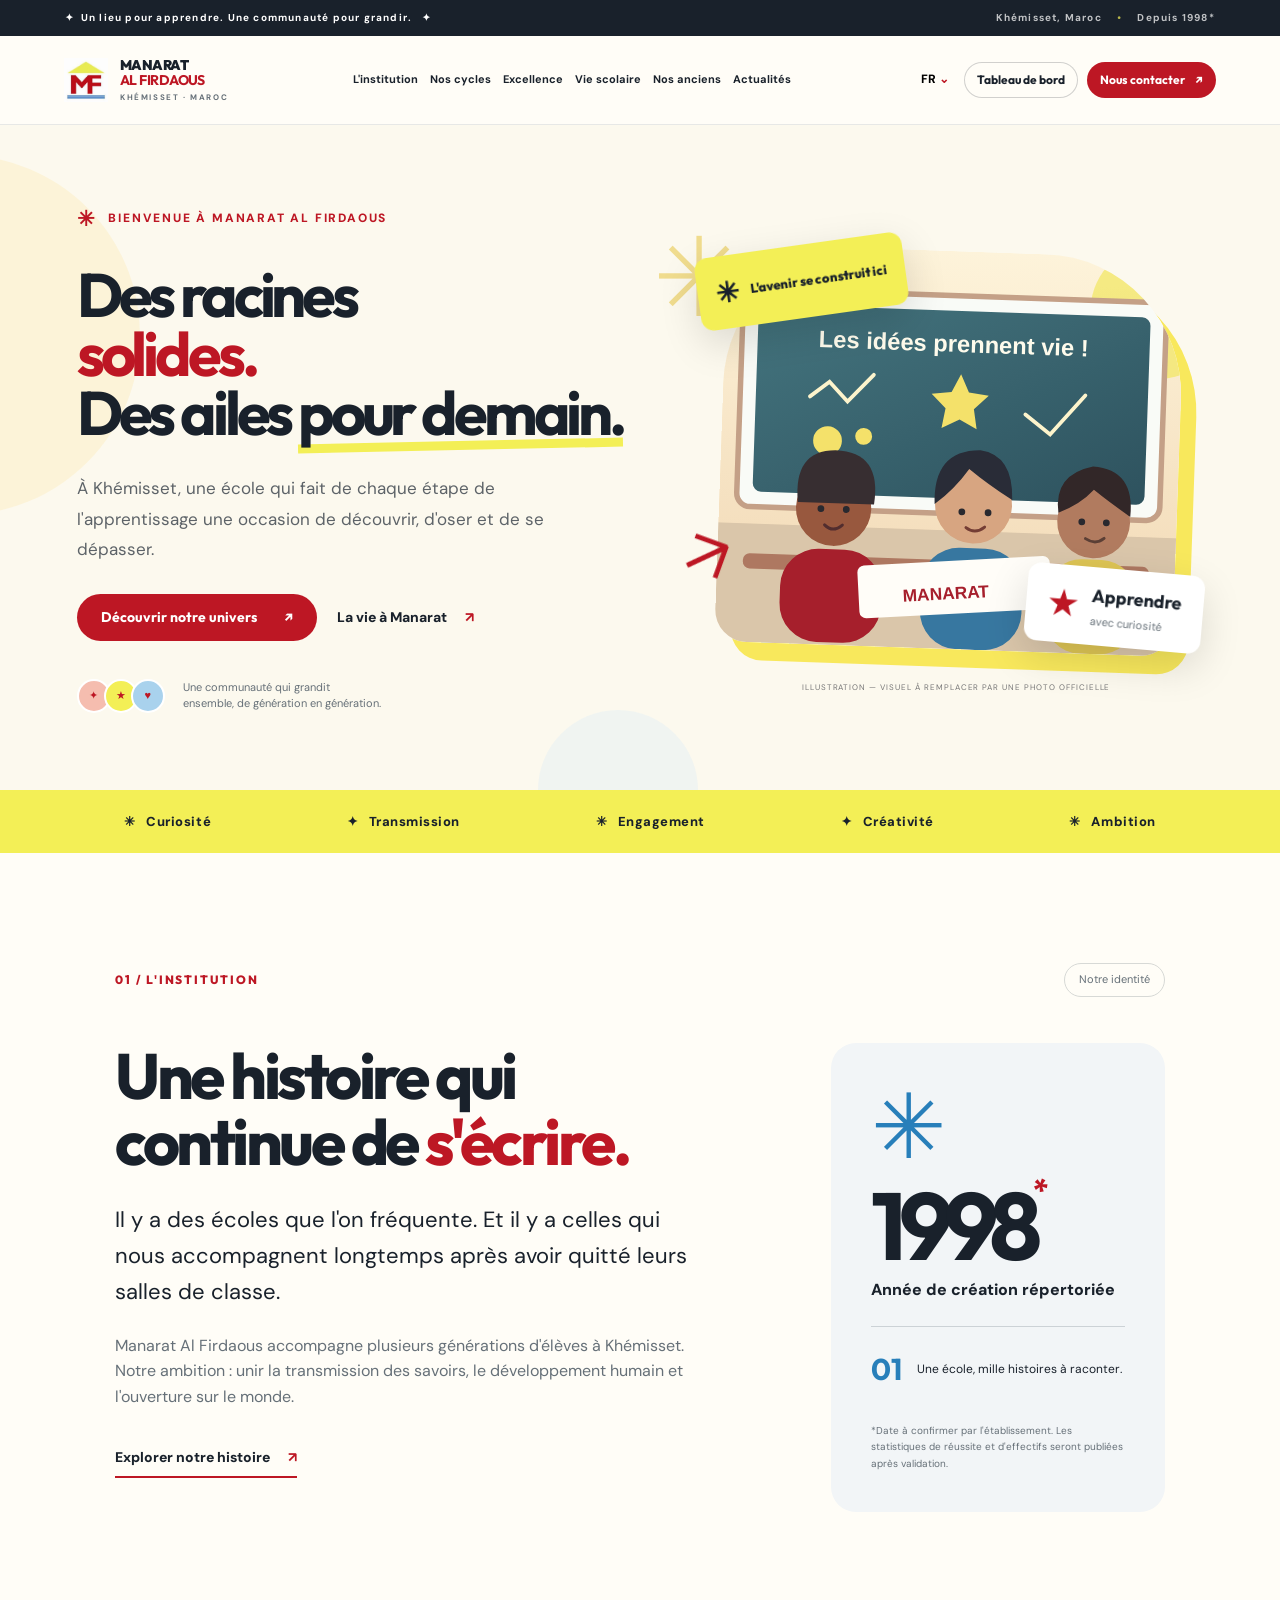
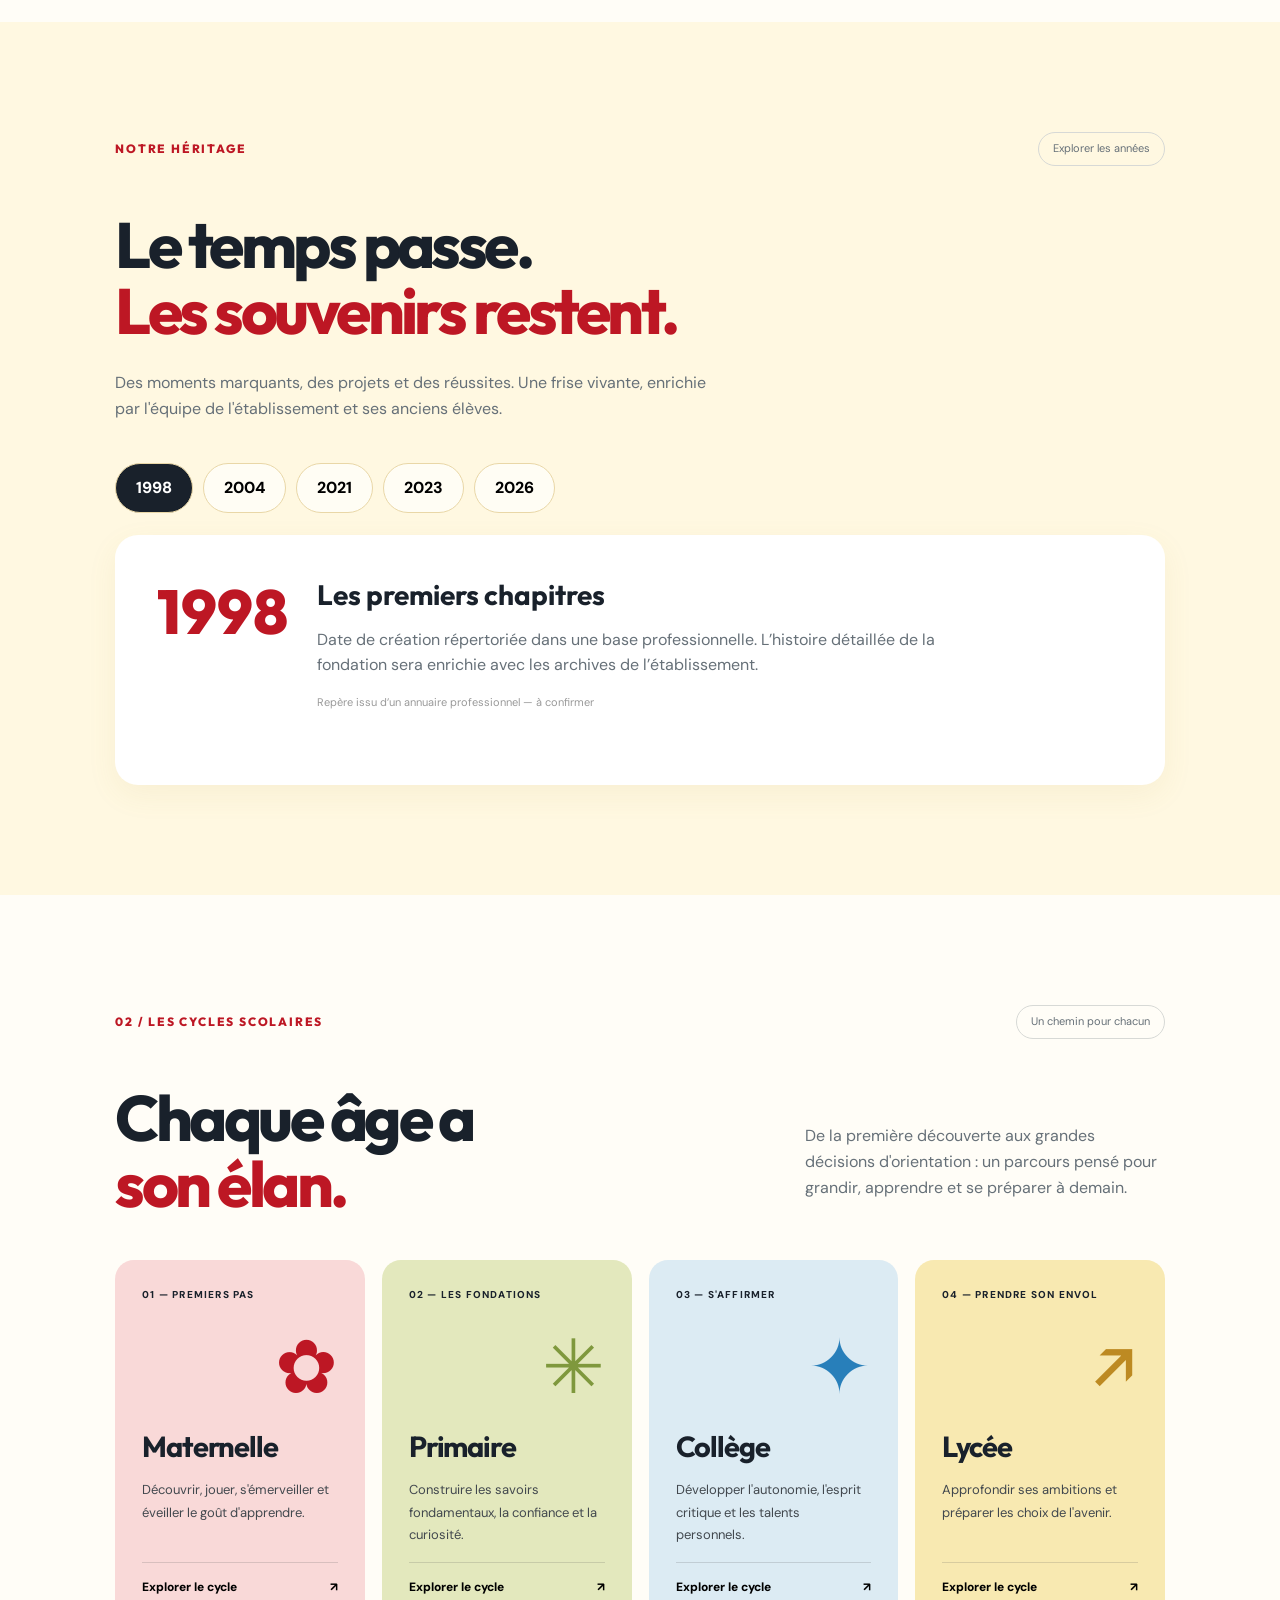
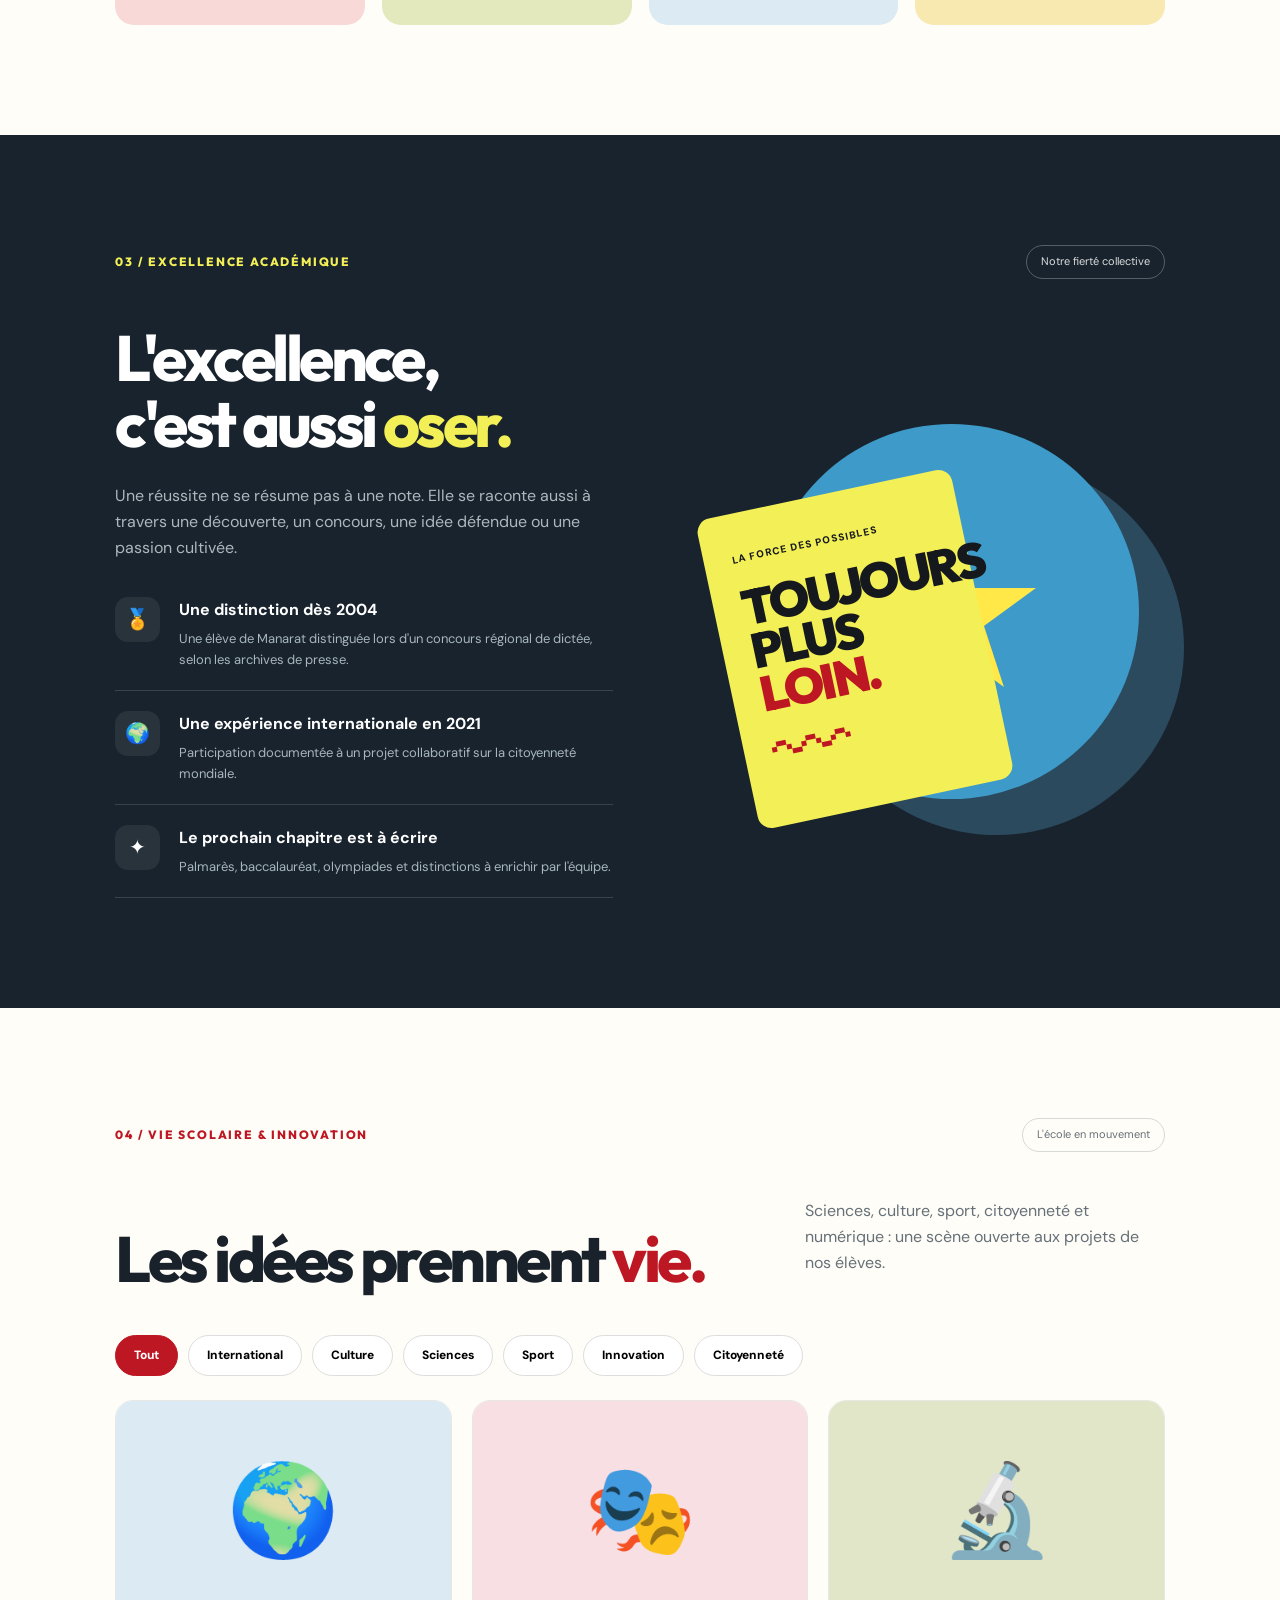
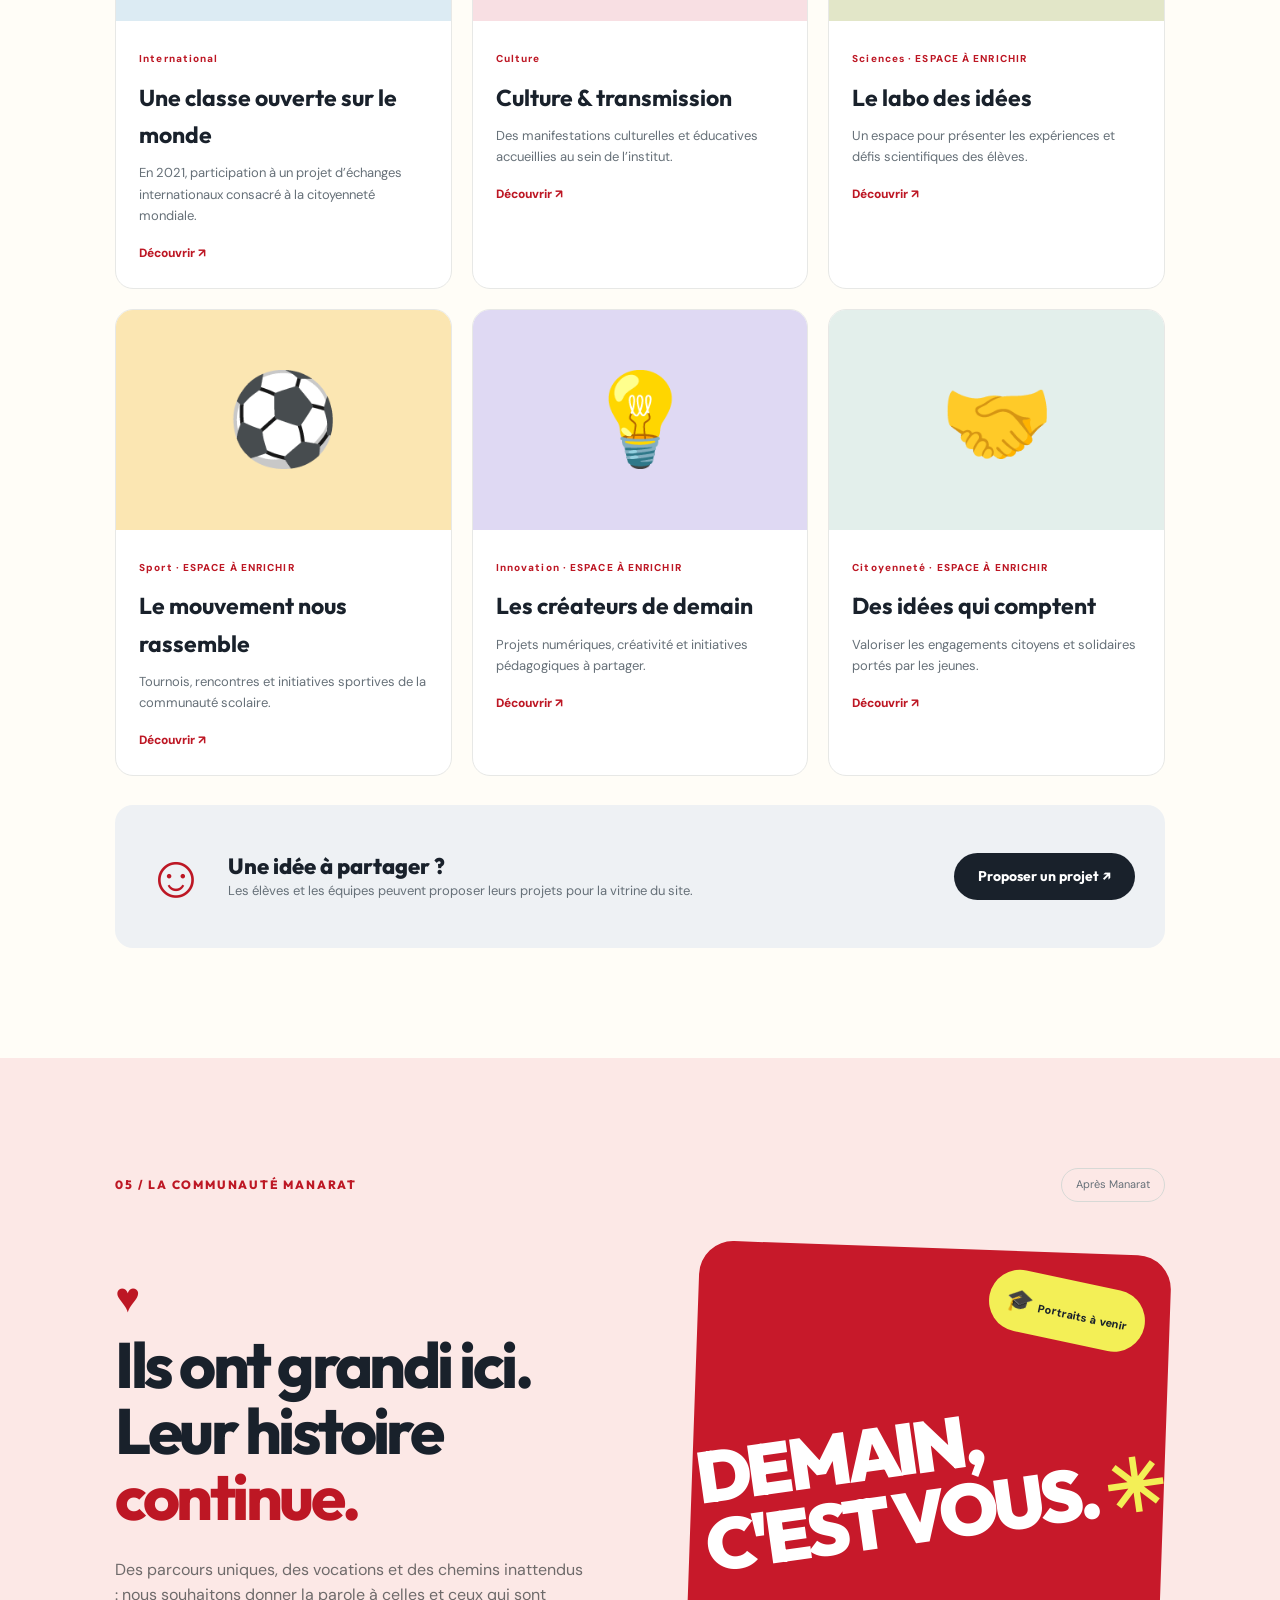
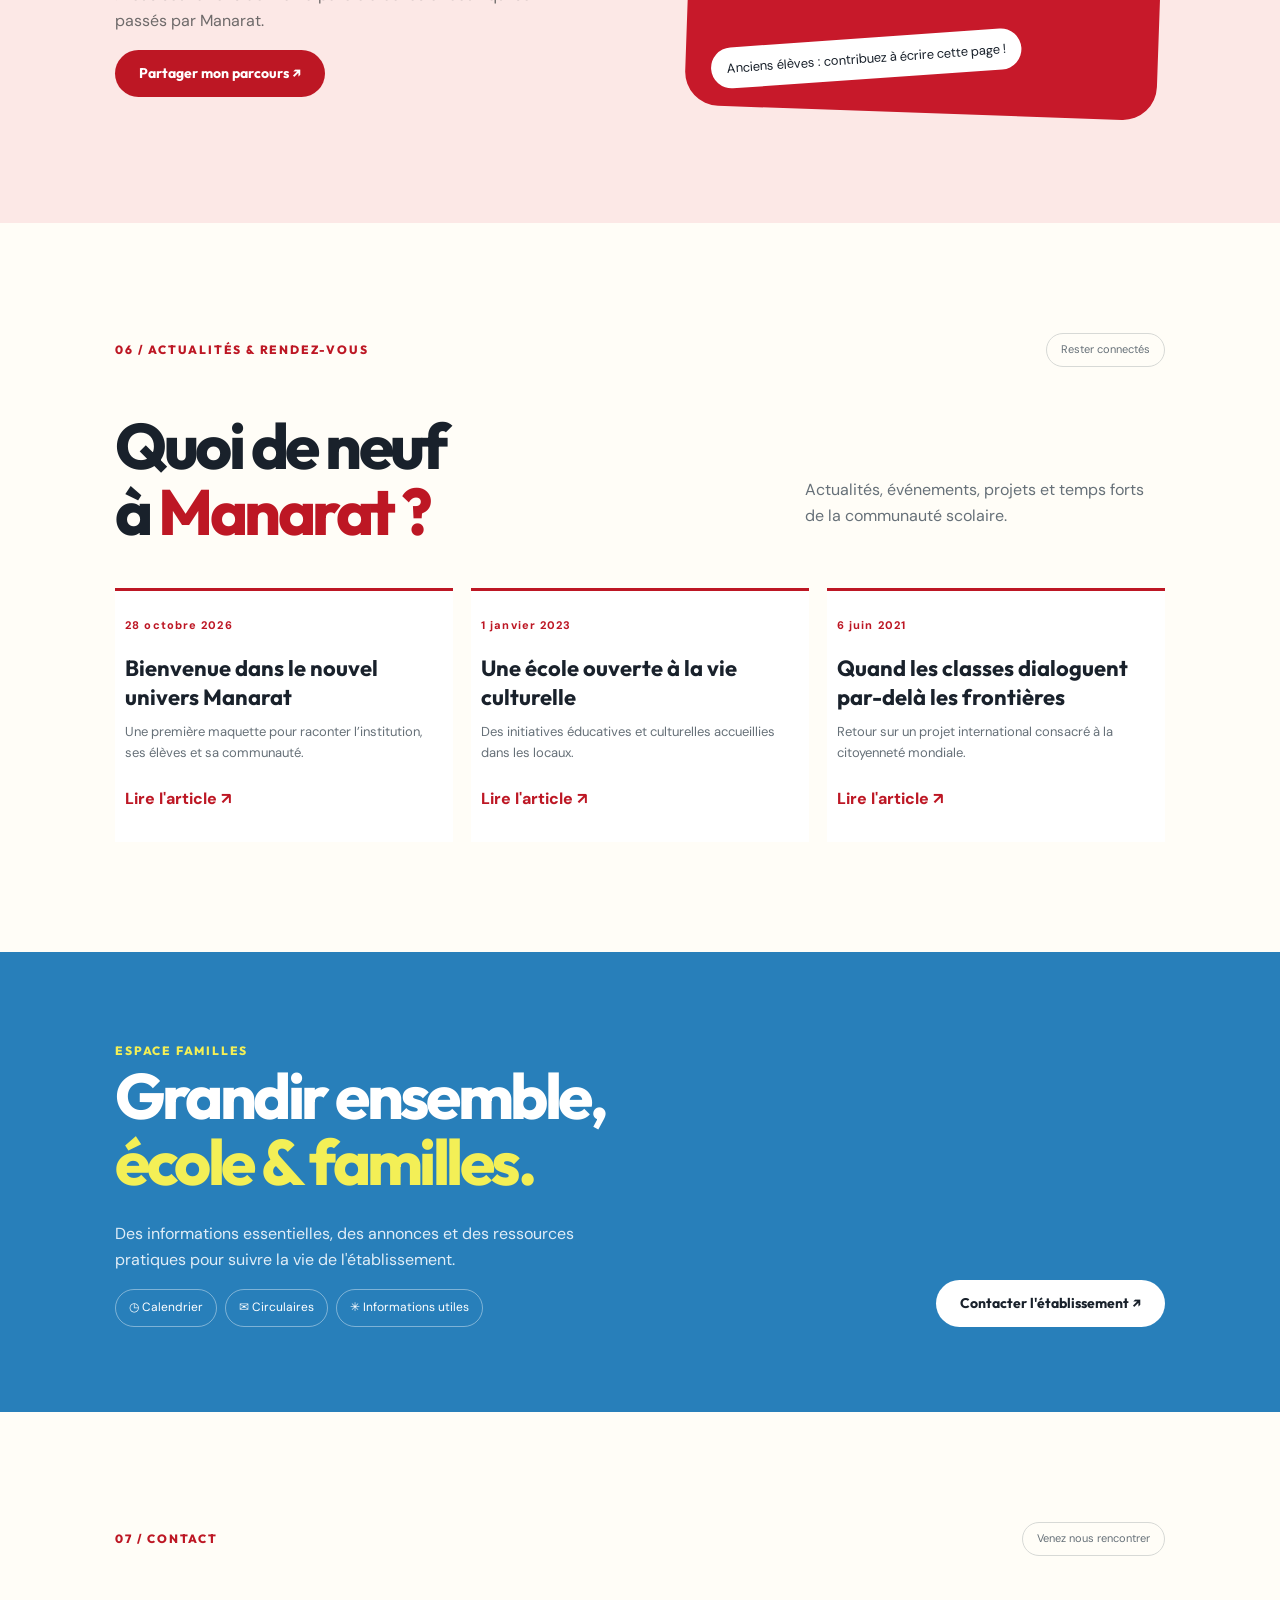
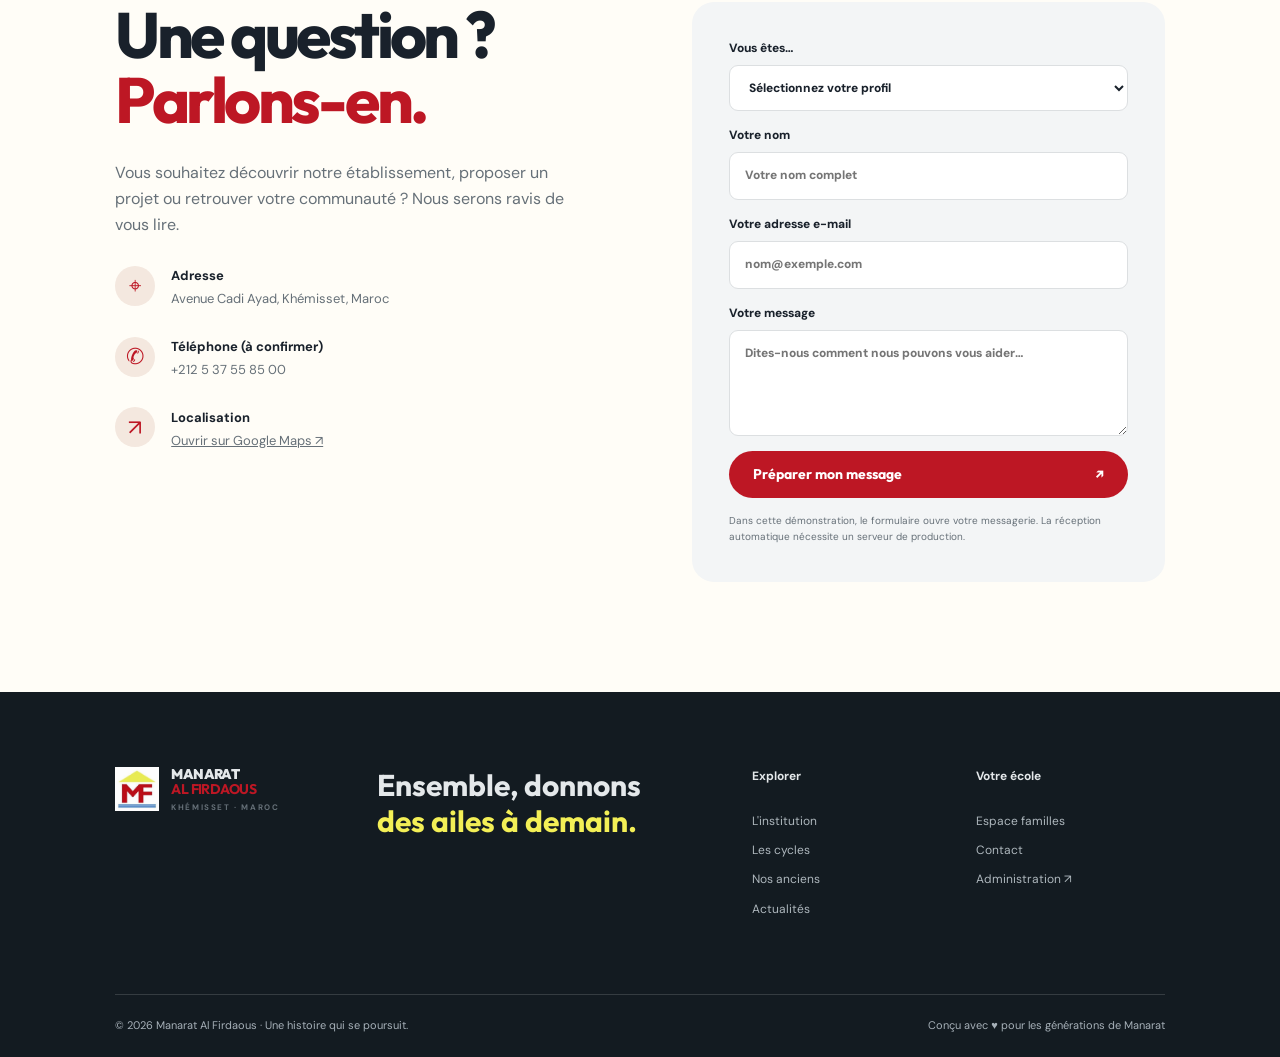
<file: index.html>
<!doctype html><html lang="fr"><head><meta charset="utf-8"><meta name="viewport" content="width=device-width,initial-scale=1"><meta name="theme-color" content="#fffdf7"><meta name="description" content="Manarat Al Firdaous à Khémisset : notre histoire, nos cycles scolaires, nos projets et notre communauté."><title>Manarat Al Firdaous — Grandir, apprendre, rayonner</title><link rel="preconnect" href="https://fonts.googleapis.com"><link rel="preconnect" href="https://fonts.gstatic.com" crossorigin><link href="https://fonts.googleapis.com/css2?family=DM+Sans:wght@400;500;600;700&family=Outfit:wght@400;500;600;700;800;900&display=swap" rel="stylesheet"><link rel="stylesheet" href="styles.css"></head><body>
<div class="ticker"><span>✦ &nbsp;Un lieu pour apprendre. Une communauté pour grandir. &nbsp; ✦</span><span class="ticker-right">Khémisset, Maroc <i>•</i> Depuis 1998*</span></div>
<header class="header"><a href="#accueil" class="brand"><img src="assets/logo-manarat.png" alt="Logo de Manarat Al Firdaous"><span>MANARAT <b>AL FIRDAOUS</b><small>KHÉMISSET · MAROC</small></span></a><nav id="nav"><a href="#institution">L'institution</a><a href="#cycles">Nos cycles</a><a href="#excellence">Excellence</a><a href="#vie">Vie scolaire</a><a href="#alumni">Nos anciens</a><a href="#actualites">Actualités</a></nav><div class="header-actions"><button class="lang" id="langBtn" title="Version arabe en préparation">FR <span>⌄</span></button><a class="btn btn-dashboard small" href="admin.html">Tableau de bord</a><a class="btn btn-red small" href="#contact">Nous contacter <span>↗</span></a><button id="menuBtn" class="menu-btn" aria-label="Ouvrir le menu">☰</button></div></header>
<main><section class="hero" id="accueil"><div class="hero-bg" aria-hidden="true"><div class="orb orb1"></div><div class="orb orb2"></div><div class="pattern">✳</div></div><div class="hero-content"><div class="eyebrow"><span class="sparkle">✳</span> BIENVENUE À MANARAT AL FIRDAOUS</div><h1>Des racines<br><em>solides.</em><br>Des ailes <span class="underline-word">pour demain.</span></h1><p class="hero-lead">À Khémisset, une école qui fait de chaque étape de l'apprentissage une occasion de découvrir, d'oser et de se dépasser.</p><div class="hero-actions"><a href="#institution" class="btn btn-red">Découvrir notre univers <span>↗</span></a><a href="#vie" class="link-arrow">La vie à Manarat <span>↗</span></a></div><div class="hero-foot"><div class="avatars"><span>✦</span><span>★</span><span>♥</span></div><span>Une communauté qui grandit<br>ensemble, de génération en génération.</span></div></div><div class="hero-visual"><div class="picture mainpic"><img src="assets/images/classroom-illustration.svg" width="1200" height="940" fetchpriority="high" alt="Illustration d&#8217;&#233;l&#232;ves dans une classe cr&#233;ative"></div><div class="floating-note yellow"><span>✳</span> L'avenir se construit ici</div><div class="floating-note white"><span>★</span><strong>Apprendre</strong><small>avec curiosité</small></div><div class="doodle">↗</div><div class="visual-label">ILLUSTRATION — VISUEL À REMPLACER PAR UNE PHOTO OFFICIELLE</div></div></section>
<div class="values-bar"><span>✳ &nbsp; Curiosité</span><span>✦ &nbsp; Transmission</span><span>✳ &nbsp; Engagement</span><span>✦ &nbsp; Créativité</span><span>✳ &nbsp; Ambition</span></div>
<section class="section intro" id="institution"><div class="section-top"><span class="kicker">01 / L'INSTITUTION</span><span class="section-tag">Notre identité</span></div><div class="intro-grid"><div><h2>Une histoire qui<br>continue de <em>s'écrire.</em></h2><p class="large-copy">Il y a des écoles que l'on fréquente. Et il y a celles qui nous accompagnent longtemps après avoir quitté leurs salles de classe.</p><p>Manarat Al Firdaous accompagne plusieurs générations d'élèves à Khémisset. Notre ambition : unir la transmission des savoirs, le développement humain et l'ouverture sur le monde.</p><a class="text-link" href="#histoire">Explorer notre histoire <span>↗</span></a></div><div class="intro-stat"><div class="big-star">✳</div><strong>1998<span>*</span></strong><p>Année de création répertoriée</p><div class="rule"></div><div class="stat-bottom"><b>01</b><span>Une école, mille histoires à raconter.</span></div><small>*Date à confirmer par l'établissement. Les statistiques de réussite et d'effectifs seront publiées après validation.</small></div></div></section>
<section class="section history" id="histoire"><div class="section-top"><span class="kicker">NOTRE HÉRITAGE</span><span class="section-tag">Explorer les années</span></div><h2>Le temps passe.<br><em>Les souvenirs restent.</em></h2><p class="section-description">Des moments marquants, des projets et des réussites. Une frise vivante, enrichie par l'équipe de l'établissement et ses anciens élèves.</p><div class="timeline-tabs" id="timelineTabs"></div><div class="timeline-card" id="timelineDetail"></div></section>
<section class="section cycles" id="cycles"><div class="section-top"><span class="kicker">02 / LES CYCLES SCOLAIRES</span><span class="section-tag">Un chemin pour chacun</span></div><div class="section-title-row"><h2>Chaque âge a<br><em>son élan.</em></h2><p>De la première découverte aux grandes décisions d'orientation : un parcours pensé pour grandir, apprendre et se préparer à demain.</p></div><div class="cycle-grid"><article class="cycle-card c1"><div class="cycle-no">01 — PREMIERS PAS</div><div class="cycle-symbol">✿</div><h3>Maternelle</h3><p>Découvrir, jouer, s'émerveiller et éveiller le goût d'apprendre.</p><button class="cycle-link" data-cycle="Maternelle">Explorer le cycle <span>↗</span></button></article><article class="cycle-card c2"><div class="cycle-no">02 — LES FONDATIONS</div><div class="cycle-symbol">✳</div><h3>Primaire</h3><p>Construire les savoirs fondamentaux, la confiance et la curiosité.</p><button class="cycle-link" data-cycle="Primaire">Explorer le cycle <span>↗</span></button></article><article class="cycle-card c3"><div class="cycle-no">03 — S'AFFIRMER</div><div class="cycle-symbol">✦</div><h3>Collège</h3><p>Développer l'autonomie, l'esprit critique et les talents personnels.</p><button class="cycle-link" data-cycle="Collège">Explorer le cycle <span>↗</span></button></article><article class="cycle-card c4"><div class="cycle-no">04 — PRENDRE SON ENVOL</div><div class="cycle-symbol">↗</div><h3>Lycée</h3><p>Approfondir ses ambitions et préparer les choix de l'avenir.</p><button class="cycle-link" data-cycle="Lycée">Explorer le cycle <span>↗</span></button></article></div></section>
<section class="section excellence" id="excellence"><div class="section-top light"><span class="kicker">03 / EXCELLENCE ACADÉMIQUE</span><span class="section-tag">Notre fierté collective</span></div><div class="excellence-grid"><div><h2>L'excellence,<br>c'est aussi <em>oser.</em></h2><p>Une réussite ne se résume pas à une note. Elle se raconte aussi à travers une découverte, un concours, une idée défendue ou une passion cultivée.</p><div class="achievement"><div class="achievement-icon">🏅</div><div><b>Une distinction dès 2004</b><span>Une élève de Manarat distinguée lors d'un concours régional de dictée, selon les archives de presse.</span></div></div><div class="achievement"><div class="achievement-icon">🌍</div><div><b>Une expérience internationale en 2021</b><span>Participation documentée à un projet collaboratif sur la citoyenneté mondiale.</span></div></div><div class="achievement"><div class="achievement-icon">✦</div><div><b>Le prochain chapitre est à écrire</b><span>Palmarès, baccalauréat, olympiades et distinctions à enrichir par l'équipe.</span></div></div></div><div class="excellence-art"><div class="grad-circle">★</div><div class="art-card"><span>LA FORCE DES POSSIBLES</span><strong>TOUJOURS<br>PLUS <i>LOIN.</i></strong><div class="art-squiggle">〰</div></div></div></div></section>
<section class="section projects" id="vie"><div class="section-top"><span class="kicker">04 / VIE SCOLAIRE & INNOVATION</span><span class="section-tag">L'école en mouvement</span></div><div class="section-title-row"><h2>Les idées prennent <em>vie.</em></h2><p>Sciences, culture, sport, citoyenneté et numérique : une scène ouverte aux projets de nos élèves.</p></div><div class="filter-pills" id="projectFilters"></div><div class="project-grid" id="projectGrid"></div><div class="student-invite"><div class="smiley">☺</div><div><b>Une idée à partager ?</b><span>Les élèves et les équipes peuvent proposer leurs projets pour la vitrine du site.</span></div><a href="#contact" class="btn btn-dark">Proposer un projet ↗</a></div></section>
<section class="section alumni" id="alumni"><div class="section-top"><span class="kicker">05 / LA COMMUNAUTÉ MANARAT</span><span class="section-tag">Après Manarat</span></div><div class="alumni-grid"><div><div class="mini-heart">♥</div><h2>Ils ont grandi ici.<br>Leur histoire <em>continue.</em></h2><p>Des parcours uniques, des vocations et des chemins inattendus : nous souhaitons donner la parole à celles et ceux qui sont passés par Manarat.</p><a href="#contact" class="btn btn-red">Partager mon parcours ↗</a></div><div class="alumni-board"><div class="alumni-hand">DEMAIN,<br>C'EST VOUS. <span>✳</span></div><div class="alumni-bubble">🎓 <span>Portraits à venir</span></div><div class="alumni-note">Anciens élèves : contribuez à écrire cette page !</div></div></div></section>
<section class="section news" id="actualites"><div class="section-top"><span class="kicker">06 / ACTUALITÉS & RENDEZ-VOUS</span><span class="section-tag">Rester connectés</span></div><div class="section-title-row"><h2>Quoi de neuf<br>à <em>Manarat ?</em></h2><p>Actualités, événements, projets et temps forts de la communauté scolaire.</p></div><div class="news-grid" id="newsGrid"></div></section>
<section class="section families" id="familles"><div class="families-inside"><div><span class="kicker">ESPACE FAMILLES</span><h2>Grandir ensemble,<br><em>école & familles.</em></h2><p>Des informations essentielles, des annonces et des ressources pratiques pour suivre la vie de l'établissement.</p><div class="family-pills"><span>◷ Calendrier</span><span>✉ Circulaires</span><span>✳ Informations utiles</span></div></div><a class="btn btn-white" href="#contact">Contacter l'établissement ↗</a></div></section>
<section class="section contact" id="contact"><div class="section-top"><span class="kicker">07 / CONTACT</span><span class="section-tag">Venez nous rencontrer</span></div><div class="contact-grid"><div><h2>Une question ?<br><em>Parlons-en.</em></h2><p>Vous souhaitez découvrir notre établissement, proposer un projet ou retrouver votre communauté ? Nous serons ravis de vous lire.</p><div class="contact-row"><span>⌖</span><div><b>Adresse</b><p>Avenue Cadi Ayad, Khémisset, Maroc</p></div></div><div class="contact-row"><span>✆</span><div><b>Téléphone (à confirmer)</b><p>+212 5 37 55 85 00</p></div></div><div class="contact-row"><span>↗</span><div><b>Localisation</b><p><a target="_blank" rel="noopener" href="https://www.google.com/maps/search/?api=1&query=Manarat+Al+Firdaous+Khemisset">Ouvrir sur Google Maps ↗</a></p></div></div></div><form id="contactForm" class="contact-form"><label>Vous êtes…<select name="profile" required><option value="">Sélectionnez votre profil</option><option>Parent</option><option>Élève</option><option>Ancien élève</option><option>Enseignant</option><option>Partenaire</option><option>Autre</option></select></label><label>Votre nom<input required name="name" placeholder="Votre nom complet"></label><label>Votre adresse e-mail<input name="email" type="email" required placeholder="nom@exemple.com"></label><label>Votre message<textarea required name="message" rows="4" placeholder="Dites-nous comment nous pouvons vous aider…"></textarea></label><button class="btn btn-red full" type="submit">Préparer mon message <span>↗</span></button><small>Dans cette démonstration, le formulaire ouvre votre messagerie. La réception automatique nécessite un serveur de production.</small></form></div></section></main>
<footer class="footer"><div class="footer-top"><a class="brand footer-brand" href="#accueil"><img src="assets/logo-manarat.png" alt="Logo Manarat Al Firdaous"><span>MANARAT <b>AL FIRDAOUS</b><small>KHÉMISSET · MAROC</small></span></a><div class="footer-motto">Ensemble, donnons<br><em>des ailes à demain.</em></div><div><b>Explorer</b><a href="#institution">L'institution</a><a href="#cycles">Les cycles</a><a href="#alumni">Nos anciens</a><a href="#actualites">Actualités</a></div><div><b>Votre école</b><a href="#familles">Espace familles</a><a href="#contact">Contact</a><a href="admin.html">Administration ↗</a></div></div><div class="footer-bottom"><span>© <span id="year"></span> Manarat Al Firdaous · Une histoire qui se poursuit.</span><span>Conçu avec ♥ pour les générations de Manarat</span></div></footer>
<div id="modal" class="modal" hidden><div class="modal-backdrop" data-close="1"></div><div class="modal-card" role="dialog" aria-modal="true"><button class="modal-close" data-close="1" aria-label="Fermer">×</button><div id="modalBody"></div></div></div><script src="data.js"></script><script src="script.js"></script></body></html>
</file>
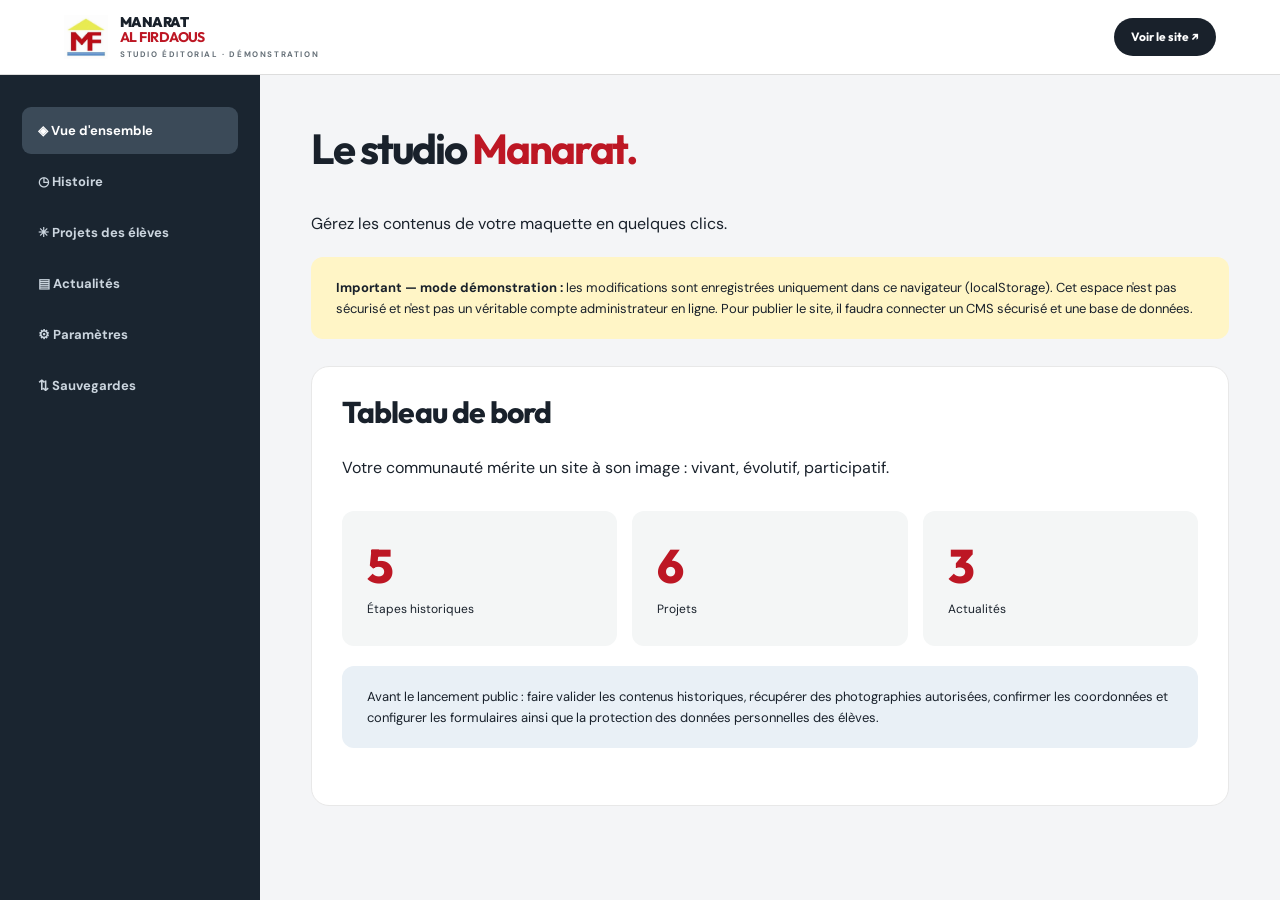
<file: admin.html>
<!doctype html><html lang="fr"><head><meta charset="utf-8"><meta name="viewport" content="width=device-width,initial-scale=1"><title>Administration — Manarat Al Firdaous</title><link href="https://fonts.googleapis.com/css2?family=DM+Sans:wght@400;500;600;700&family=Outfit:wght@400;500;600;700;800;900&display=swap" rel="stylesheet"><link rel="stylesheet" href="styles.css"></head><body class="admin-body"><header class="admin-header"><a class="brand" href="index.html"><img src="assets/logo-manarat.png" alt="Logo"><span>MANARAT <b>AL FIRDAOUS</b><small>STUDIO ÉDITORIAL · DÉMONSTRATION</small></span></a><a class="btn btn-dark small" href="index.html">Voir le site ↗</a></header><div class="admin-layout"><aside class="admin-sidebar"><button class="active" data-tab="overview">◈ Vue d'ensemble</button><button data-tab="timeline">◷ Histoire</button><button data-tab="projects">✳ Projets des élèves</button><button data-tab="news">▤ Actualités</button><button data-tab="settings">⚙ Paramètres</button><button data-tab="backup">⇅ Sauvegardes</button></aside><main class="admin-main"><h1>Le studio <span style="color:var(--red)">Manarat.</span></h1><p>Gérez les contenus de votre maquette en quelques clics.</p><div class="admin-welcome"><b>Important — mode démonstration :</b> les modifications sont enregistrées uniquement dans ce navigateur (localStorage). Cet espace n'est pas sécurisé et n'est pas un véritable compte administrateur en ligne. Pour publier le site, il faudra connecter un CMS sécurisé et une base de données.</div>
<section class="admin-panel active" id="panel-overview"><h2>Tableau de bord</h2><p>Votre communauté mérite un site à son image : vivant, évolutif, participatif.</p><div id="dashboard" style="display:grid;grid-template-columns:repeat(auto-fit,minmax(160px,1fr));gap:15px;margin-top:30px"></div><div class="admin-welcome" style="background:#e9f0f6">Avant le lancement public : faire valider les contenus historiques, récupérer des photographies autorisées, confirmer les coordonnées et configurer les formulaires ainsi que la protection des données personnelles des élèves.</div></section>
<section class="admin-panel" id="panel-timeline"><h2>Frise historique</h2><p>Ajoutez des étapes marquantes de la vie de l'institut.</p><div id="timelineItems"></div><button class="admin-add" data-add="timeline">+ Ajouter une étape</button><form class="editor" id="timelineEditor" hidden><h3 id="timelineHeading">Modifier l'étape</h3><input type="hidden" name="idx"><div class="admin-field"><label>Année</label><input name="year" required maxlength="30"></div><div class="admin-field"><label>Titre</label><input name="title" required maxlength="140"></div><div class="admin-field"><label>Description</label><textarea name="description" required rows="4"></textarea></div><div class="admin-field"><label>Source / validation</label><input name="source"></div><div class="admin-buttons"><button class="btn btn-red" type="submit">Enregistrer</button><button class="admin-add" type="button" data-cancel>Annuler</button></div></form></section>
<section class="admin-panel" id="panel-projects"><h2>Projets & réalisations</h2><p>Alimentez la vitrine des projets scolaires et des initiatives d'élèves.</p><div id="projectsItems"></div><button class="admin-add" data-add="projects">+ Ajouter un projet</button><form class="editor" id="projectsEditor" hidden><h3>Modifier le projet</h3><input type="hidden" name="idx"><div class="admin-field"><label>Titre</label><input name="title" required></div><div class="admin-field"><label>Catégorie</label><select name="category"><option>Sciences</option><option>Culture</option><option>International</option><option>Sport</option><option>Innovation</option><option>Citoyenneté</option><option>Autre</option></select></div><div class="admin-field"><label>Résumé</label><textarea name="description" required rows="2"></textarea></div><div class="admin-field"><label>Description complète</label><textarea name="detail" rows="4"></textarea></div><div class="admin-field"><label>Symbole (emoji)</label><input name="symbol" maxlength="6"></div><div class="admin-field"><label>Couleur de la vignette (hexadécimal)</label><input name="color" type="color" value="#dcebf3"></div><div class="admin-field"><label>Statut</label><select name="status"><option value="archive">Réel / vérifié</option><option value="demo">Brouillon / illustration</option></select></div><div class="admin-buttons"><button class="btn btn-red" type="submit">Enregistrer</button><button class="admin-add" type="button" data-cancel>Annuler</button></div></form></section>
<section class="admin-panel" id="panel-news"><h2>Actualités</h2><p>Publiez de nouveaux événements et informations pour la communauté.</p><div id="newsItems"></div><button class="admin-add" data-add="news">+ Ajouter une actualité</button><form class="editor" id="newsEditor" hidden><h3>Modifier l'actualité</h3><input type="hidden" name="idx"><div class="admin-field"><label>Date</label><input name="date" type="date" required></div><div class="admin-field"><label>Titre</label><input name="title" required></div><div class="admin-field"><label>Résumé</label><textarea name="description" rows="2" required></textarea></div><div class="admin-field"><label>Corps de l'article</label><textarea name="detail" rows="5" required></textarea></div><div class="admin-field"><label>Statut</label><select name="status"><option value="archive">Contenu validé</option><option value="demo">Illustration / brouillon</option></select></div><div class="admin-buttons"><button class="btn btn-red" type="submit">Enregistrer</button><button class="admin-add" type="button" data-cancel>Annuler</button></div></form></section>
<section class="admin-panel" id="panel-settings"><h2>Informations & contact</h2><form id="settingsEditor"><div class="admin-field"><label>E-mail de contact officiel</label><input name="contactEmail" type="email" placeholder="adresse@ecole.ma"><small>L'envoi du formulaire public ouvrira la messagerie du visiteur.</small></div><div class="admin-field"><label>Texte de présentation</label><textarea name="intro" rows="4"></textarea></div><button type="submit" class="btn btn-red">Enregistrer les paramètres</button></form></section>
<section class="admin-panel" id="panel-backup"><h2>Importer / exporter</h2><p>Transférez les contenus de la maquette entre deux navigateurs via un fichier JSON.</p><div class="admin-buttons"><button class="btn btn-dark" id="exportBtn">⬇ Exporter les données</button><label class="btn btn-red" for="importFile">⬆ Importer un JSON</label><input type="file" id="importFile" accept="application/json,.json" style="display:none"></div><hr style="margin:30px 0;border:0;border-top:1px solid #ddd"><h3>Réinitialisation</h3><p>Restaure les textes et exemples de la maquette initiale.</p><button class="admin-add" id="resetBtn">Réinitialiser la maquette</button></section><div id="notice" aria-live="polite"></div></main></div><script src="data.js"></script><script src="admin.js"></script></body></html>
</file>
<file: styles.css>
:root{--red:#bd1724;--dark:#19212b;--cream:#fffdf7;--yellow:#f3ef56;--blue:#287fba;--mute:#667078;--line:#e7e8e6}*{box-sizing:border-box}html{scroll-behavior:smooth;scroll-padding-top:100px}body{margin:0;background:var(--cream);color:var(--dark);font:16px/1.62 'DM Sans',sans-serif}h1,h2,h3,p{margin-top:0}h1,h2,h3,.brand,.btn,.kicker{font-family:Outfit,sans-serif}h2{font-size:clamp(40px,5vw,78px);line-height:1.03;letter-spacing:-.055em;font-weight:750;margin-bottom:27px}h2 em,h1 em,.footer-motto em{font-style:normal;color:var(--red)}a{color:inherit;text-decoration:none}button,input,textarea,select{font:inherit}button{cursor:pointer}button:focus-visible,a:focus-visible,input:focus-visible,textarea:focus-visible,select:focus-visible{outline:3px solid var(--blue);outline-offset:3px}.ticker{height:36px;background:var(--dark);color:white;display:flex;justify-content:space-between;align-items:center;padding:0 5.1%;font-size:10px;letter-spacing:.12em;font-weight:700}.ticker-right{opacity:.73}.ticker-right i{color:var(--yellow);padding:0 12px}.header{height:89px;background:rgba(255,253,247,.95);backdrop-filter:blur(10px);position:sticky;z-index:30;top:0;border-bottom:1px solid var(--line);display:flex;align-items:center;justify-content:space-between;padding:0 5%;gap:24px}.brand{display:flex;gap:12px;align-items:center;line-height:1.05;font-size:17px;font-weight:900;letter-spacing:-.04em;white-space:nowrap}.brand img{width:53px;height:53px;object-fit:contain}.brand span{display:flex;flex-direction:column}.brand b{color:var(--red)}.brand small{letter-spacing:.2em;font-family:'DM Sans';font-weight:700;font-size:8px;margin-top:6px;color:var(--mute)}nav{display:flex;align-items:center;gap:24px}nav a{font-weight:700;font-size:12px;white-space:nowrap;transition:color .2s}nav a:hover{color:var(--red)}.header-actions{display:flex;align-items:center;gap:15px}.lang{border:0;background:transparent;font-size:12px;font-weight:800}.lang span{color:var(--red)}.menu-btn{display:none;border:0;background:transparent;font-size:26px}.btn{border:0;border-radius:50px;padding:15px 24px;display:inline-flex;align-items:center;justify-content:center;gap:27px;font-weight:700;font-size:14px;line-height:1.2;transition:transform .2s,box-shadow .2s;white-space:nowrap}.btn:hover{transform:translateY(-3px);box-shadow:0 13px 28px #1112}.btn-red{background:var(--red);color:white}.btn-dark{background:var(--dark);color:white}.btn-white{background:white;color:var(--dark)}.btn.small{padding:12px 17px;font-size:12px;gap:17px}.btn.full{width:100%;justify-content:space-between}.hero{min-height:665px;display:grid;grid-template-columns:55% 45%;position:relative;overflow:hidden;background:#fcf9ee}.hero-content{position:relative;z-index:2;padding:88px 2% 56px 9.1%}.eyebrow,.kicker{font-weight:800;color:var(--red);font-size:12px;letter-spacing:.15em}.sparkle{font-size:21px;vertical-align:middle;margin-right:7px}.hero h1{font-size:clamp(62px,6.7vw,112px);line-height:.96;letter-spacing:-.068em;margin:30px 0}.hero h1 em{color:var(--red)}.underline-word{position:relative;white-space:nowrap}.underline-word:after{content:'';position:absolute;bottom:1px;left:0;right:0;height:9px;background:var(--yellow);z-index:-1;transform:rotate(-1.2deg)}.hero-lead{max-width:490px;font-size:17px;color:#5d6368;line-height:1.8}.hero-actions{display:flex;align-items:center;gap:29px;margin-top:29px}.link-arrow,.text-link{font-weight:800;font-size:14px;display:inline-flex;align-items:center;gap:18px}.link-arrow span,.text-link span{color:var(--red)}.hero-foot{display:flex;align-items:center;gap:18px;margin-top:67px;font-size:11px;color:var(--mute);line-height:1.45}.avatars{display:flex;padding-left:7px}.avatars span{width:34px;height:34px;border-radius:50%;border:2px solid white;display:grid;place-items:center;margin-left:-7px;background:#f5bdaf;color:var(--red)}.avatars span:nth-child(2){background:var(--yellow)}.avatars span:nth-child(3){background:#a9d2ed}.hero-visual{position:relative;min-height:650px;display:flex;align-items:center;padding:62px 9% 62px 0}.picture{overflow:hidden}.mainpic{width:100%;height:520px;transform:rotate(3deg);border-radius:180px 180px 38px 38px;box-shadow:23px 27px 0 #f8e85c}.mainpic img{width:100%;height:100%;object-fit:cover;filter:saturate(.82)}.floating-note{position:absolute;z-index:3;font-family:Outfit;font-weight:800;display:flex;align-items:center;gap:12px;box-shadow:0 14px 40px #0002}.floating-note.yellow{left:-45px;top:15%;background:var(--yellow);padding:19px 23px;border-radius:13px;transform:rotate(-8deg);font-size:15px}.floating-note.yellow span{font-size:28px}.floating-note.white{right:0;bottom:15%;background:white;padding:13px 22px;border-radius:13px;transform:rotate(5deg);display:grid;grid-template-columns:35px auto;gap:0 8px}.floating-note.white>span{grid-row:span 2;font-size:32px;color:var(--red)}.floating-note.white strong{font-size:18px;line-height:1.3}.floating-note.white small{font:11px 'DM Sans';color:var(--mute)}.visual-label{position:absolute;right:2%;bottom:24px;font-size:9px;color:#777;letter-spacing:.12em}.hero-bg .orb{position:absolute;border-radius:50%;opacity:.34}.orb1{width:360px;height:360px;background:#fde7ae;left:-220px;top:30px}.orb2{width:160px;height:160px;background:#d9eaf6;left:42%;bottom:-80px}.pattern{position:absolute;color:#f0dc8e;top:65px;left:51%;font-size:110px}.doodle{position:absolute;left:-35px;bottom:35%;color:var(--red);font-size:100px;transform:rotate(20deg)}.values-bar{padding:21px 5%;display:flex;justify-content:space-around;gap:15px;background:var(--yellow);font-size:13px;font-weight:800;letter-spacing:.04em}.section{padding:110px 9%}.section-top{display:flex;justify-content:space-between;align-items:center;margin-bottom:46px}.section-tag{font-size:11px;color:var(--mute);padding:7px 14px;border:1px solid #d7d9d6;border-radius:50px}.intro-grid{display:grid;grid-template-columns:1.15fr .65fr;gap:12%;align-items:start}.intro-grid p{max-width:580px;color:var(--mute)}.intro-grid .large-copy{font-size:22px;color:var(--dark);line-height:1.65}.text-link{margin-top:20px;border-bottom:2px solid var(--red);padding-bottom:7px}.intro-stat{background:#f2f5f7;border-radius:25px;padding:40px;position:relative;overflow:hidden}.big-star{font-size:90px;color:var(--blue);line-height:1}.intro-stat>strong{font-family:Outfit;font-size:95px;letter-spacing:-.09em;line-height:1.1;display:block}.intro-stat>strong span{font-size:32px;color:var(--red);vertical-align:top}.intro-stat>p{font-weight:800;color:var(--dark)}.intro-stat .rule{height:1px;background:#ccd2d6;margin:23px 0}.stat-bottom{display:flex;gap:15px;align-items:center;font-size:12px}.stat-bottom b{font:700 30px Outfit;color:var(--blue)}.intro-stat>small{display:block;font-size:10px;color:var(--mute);margin-top:35px}.history{background:#fff8e1}.history .section-description{max-width:600px;color:var(--mute)}.timeline-tabs{display:flex;gap:10px;overflow-x:auto;padding:25px 0 22px}.timeline-tabs button{border:1px solid #e9d7a7;background:#fffdf4;padding:11px 20px;border-radius:50px;font-weight:800;white-space:nowrap}.timeline-tabs button.active{background:var(--dark);color:white}.timeline-card{background:white;min-height:250px;border-radius:23px;padding:37px 42px;display:grid;grid-template-columns:130px 1fr;gap:30px;box-shadow:0 10px 30px #a88c4215}.timeline-year{font:800 62px Outfit;color:var(--red)}.timeline-card h3{font-size:28px;margin-bottom:9px}.timeline-card p{max-width:670px;color:var(--mute);margin-bottom:10px}.source-label{font-size:11px;color:#999}.section-title-row{display:flex;align-items:end;justify-content:space-between;gap:30px;margin-bottom:43px}.section-title-row h2{margin-bottom:0}.section-title-row>p{max-width:360px;color:var(--mute)}.cycle-grid{display:grid;grid-template-columns:repeat(4,1fr);gap:17px}.cycle-card{min-height:365px;border-radius:19px;padding:27px;display:flex;flex-direction:column;transition:transform .25s}.cycle-card:hover{transform:translateY(-8px)}.c1{background:#f9d9d8}.c2{background:#e3e8bd}.c3{background:#dcebf3}.c4{background:#f8e9b1}.cycle-no{font-size:10px;letter-spacing:.12em;font-weight:800}.cycle-symbol{font-family:Outfit;font-size:75px;line-height:1.3;text-align:right;margin:14px 0 10px}.c1 .cycle-symbol{color:var(--red)}.c2 .cycle-symbol{color:#7f983d}.c3 .cycle-symbol{color:var(--blue)}.c4 .cycle-symbol{color:#bd8a22}.cycle-card h3{font-size:29px;margin-bottom:8px;letter-spacing:-.04em}.cycle-card p{font-size:13px;line-height:1.7;color:#42484e}.cycle-link{margin-top:auto;display:flex;justify-content:space-between;width:100%;background:transparent;border:0;border-top:1px solid #5553;padding:15px 0 0;font-weight:800;font-size:12px}.excellence{background:#18232d;color:white}.section-top.light .kicker{color:var(--yellow)}.section-top.light .section-tag{color:#ddd;border-color:#fff4}.excellence-grid{display:grid;grid-template-columns:1.05fr .9fr;gap:12%}.excellence h2 em{color:var(--yellow)}.excellence-grid>div>p{color:#adb8be;max-width:510px}.achievement{display:flex;gap:19px;padding:20px 0;border-bottom:1px solid #ffffff25}.achievement-icon{width:45px;height:45px;flex-shrink:0;background:#ffffff12;border-radius:13px;display:grid;place-items:center;font-size:20px}.achievement b{display:block;margin-bottom:5px}.achievement span{display:block;color:#a8b6bd;font-size:13px}.excellence-art{min-height:490px;position:relative;display:flex;align-items:center;justify-content:center}.grad-circle{width:375px;height:375px;border-radius:50%;background:#3e9ac8;color:#ffe848;display:grid;place-items:center;font-size:220px;box-shadow:45px 36px 0 #2b4a5e}.art-card{position:absolute;top:29%;left:-14px;transform:rotate(-12deg);background:var(--yellow);color:#15191e;padding:31px 28px;width:260px;border-radius:14px}.art-card span{font-size:10px;letter-spacing:.11em;font-weight:800}.art-card strong{display:block;font:900 49px/.9 Outfit;margin-top:16px;letter-spacing:-.06em}.art-card i{color:var(--red);font-style:normal}.art-squiggle{font-size:80px;line-height:1;color:var(--red)}.filter-pills{display:flex;flex-wrap:wrap;gap:10px;margin-bottom:24px}.filter-pills button{border:1px solid #ddd;background:white;border-radius:50px;padding:10px 18px;font-size:12px;font-weight:800}.filter-pills button.active{background:var(--red);border-color:var(--red);color:white}.project-grid{display:grid;grid-template-columns:repeat(3,1fr);gap:20px}.project-card{background:white;border:1px solid var(--line);border-radius:18px;overflow:hidden;transition:transform .2s}.project-card:hover{transform:translateY(-5px)}.project-cover{height:220px;position:relative;display:grid;place-items:center;overflow:hidden}.project-cover img{height:100%;width:100%;object-fit:cover}.project-cover .placeholder-symbol{font-size:90px;line-height:1}.project-card-body{padding:23px}.project-type{font-size:10px;letter-spacing:.11em;font-weight:800;color:var(--red)}.project-card h3{font-size:23px;margin:9px 0}.project-card p{color:var(--mute);font-size:13px}.project-card .more{border:0;background:none;padding:0;color:var(--red);font-weight:800;font-size:12px}.student-invite{display:flex;align-items:center;gap:22px;background:#eef1f4;padding:23px 30px;border-radius:18px;margin-top:29px}.smiley{font-size:60px;color:var(--red)}.student-invite>div:nth-child(2){display:flex;flex-direction:column;flex:1}.student-invite b{font:800 22px Outfit}.student-invite span{color:var(--mute);font-size:13px}.alumni{background:#fce8e6}.alumni-grid{display:grid;grid-template-columns:1fr 1fr;gap:10%;align-items:center}.alumni-grid>div:first-child p{max-width:530px;color:#6e6a6a}.mini-heart{color:var(--red);font-size:42px}.alumni-board{min-height:465px;display:flex;align-items:center;justify-content:center;position:relative;background:#c7192a;border-radius:34px;transform:rotate(2deg);overflow:hidden}.alumni-hand{font:900 72px/.96 Outfit;color:white;transform:rotate(-10deg);letter-spacing:-.06em}.alumni-hand span{color:var(--yellow)}.alumni-bubble{position:absolute;top:27px;right:24px;background:var(--yellow);padding:13px 17px;border-radius:40px;transform:rotate(10deg);font-size:22px}.alumni-bubble span{font-size:11px;font-weight:800}.alumni-note{position:absolute;bottom:32px;left:25px;font-size:13px;background:white;padding:10px 16px;border-radius:50px;transform:rotate(-6deg)}.news-grid{display:grid;grid-template-columns:repeat(3,1fr);gap:18px}.news-card{border-top:3px solid var(--red);padding:20px 10px;background:#fff}.news-card time{font-size:11px;color:var(--red);font-weight:800;letter-spacing:.1em}.news-card h3{font-size:22px;line-height:1.28;margin:18px 0 10px}.news-card p{color:var(--mute);font-size:13px}.news-card button{border:0;background:none;padding:10px 0;font-weight:800;color:var(--red)}.families{background:var(--blue);color:white;padding:85px 9%}.families-inside{display:flex;align-items:end;justify-content:space-between;gap:35px}.families h2 em{color:var(--yellow)}.families .kicker{color:var(--yellow)}.families p{max-width:530px;color:#e0edf7}.family-pills{display:flex;flex-wrap:wrap;gap:8px}.family-pills span{padding:8px 13px;border:1px solid #fff6;border-radius:30px;font-size:12px}.contact-grid{display:grid;grid-template-columns:1fr 1fr;gap:10%}.contact-grid>div>p{max-width:480px;color:var(--mute)}.contact-row{display:flex;gap:16px;align-items:center;margin-top:24px}.contact-row>span{width:40px;height:40px;background:#f4e8df;color:var(--red);border-radius:50%;display:grid;place-items:center;font-size:22px}.contact-row b{font-size:13px}.contact-row p{color:var(--mute);font-size:13px;margin:0}.contact-row a{text-decoration:underline}.contact-form{background:#f3f5f6;padding:37px;border-radius:22px;display:grid;gap:15px}.contact-form label{font-size:12px;font-weight:800;display:grid;gap:7px}.contact-form input,.contact-form textarea,.contact-form select,.admin-field input,.admin-field textarea,.admin-field select{width:100%;border:1px solid #dcdfe1;background:white;padding:13px 15px;border-radius:9px;color:var(--dark);outline-color:var(--blue)}.contact-form small{color:var(--mute);font-size:10px}.footer{background:#131b21;color:#e4e8ea;padding:75px 9% 22px}.footer-top{display:grid;grid-template-columns:1.2fr 1.8fr 1fr 1fr;gap:35px;padding-bottom:75px}.footer-brand{align-self:start}.footer-motto{font:700 30px/1.2 Outfit}.footer-motto em{color:var(--yellow)}.footer-top>div:not(.footer-motto){display:flex;flex-direction:column;gap:10px}.footer-top>div b{font-size:12px;margin-bottom:15px}.footer-top>div a{color:#aeb7bd;font-size:12px}.footer-bottom{border-top:1px solid #ffffff25;display:flex;justify-content:space-between;padding-top:22px;color:#a6b0b8;font-size:11px}.modal[hidden]{display:none}.modal{position:fixed;inset:0;z-index:60;display:grid;place-items:center;padding:18px}.modal-backdrop{position:absolute;inset:0;background:#121820b8}.modal-card{position:relative;background:white;width:min(620px,100%);max-height:85vh;overflow:auto;padding:44px;border-radius:24px}.modal-close{position:absolute;right:19px;top:13px;border:0;background:none;font-size:34px}.modal-card h2{font-size:42px}.modal-card p{color:var(--mute)}.modal-card .kicker{display:block;margin-bottom:13px}.admin-body{background:#f4f5f7}.admin-header{height:75px;background:white;display:flex;align-items:center;justify-content:space-between;padding:0 5%;border-bottom:1px solid #ddd}.admin-layout{display:grid;grid-template-columns:260px 1fr;min-height:calc(100vh - 75px)}.admin-sidebar{background:#1a2530;color:white;padding:32px 22px}.admin-sidebar button{border:0;background:none;color:#cbd5de;width:100%;text-align:left;padding:13px 16px;border-radius:9px;margin-bottom:4px;font-size:13px;font-weight:700}.admin-sidebar button.active,.admin-sidebar button:hover{background:#3b4a58;color:white}.admin-main{padding:40px 5%;max-width:1120px;width:100%}.admin-main h1{font-size:42px;letter-spacing:-.05em}.admin-welcome{background:#fff5c6;padding:20px 25px;border-radius:12px;margin:20px 0 27px;font-size:13px}.admin-panel{display:none;background:white;padding:30px;border-radius:18px;border:1px solid #e8e8e8}.admin-panel.active{display:block}.admin-panel h2{font-size:30px;letter-spacing:-.03em}.admin-field{display:grid;gap:7px;margin:17px 0}.admin-field label{font-weight:800;font-size:12px}.admin-list-item{padding:15px 0;border-bottom:1px solid #eee;display:flex;align-items:center;justify-content:space-between;gap:15px}.admin-list-item strong{display:block}.admin-list-item span{font-size:12px;color:#899}.admin-list-item button,.admin-add{border:0;border-radius:8px;padding:10px 13px;background:#eff1f4;font-size:12px;font-weight:700}.admin-list-item button.danger{background:#fbe5e6;color:var(--red)}.admin-buttons{display:flex;gap:10px;flex-wrap:wrap}.notice{padding:11px 15px;border-radius:9px;background:#e7f6ee;color:#147444;font-size:13px;margin-top:15px}.login-wrap{min-height:calc(100vh - 75px);display:grid;place-items:center;padding:30px}.login-card{width:min(430px,100%);background:white;border:1px solid #ddd;padding:34px;border-radius:18px}.login-card h1{font-size:34px}.login-card p{font-size:13px;color:var(--mute)}.login-card input{width:100%;margin:9px 0 18px;padding:13px;border:1px solid #ddd;border-radius:9px}.admin-help{font-size:12px;color:var(--mute)}
@media(max-width:1200px){nav{gap:13px}nav a{font-size:11px}.header{padding:0 3%}.brand{font-size:14px}.hero-content{padding-left:6%}.hero h1{font-size:clamp(55px,6.5vw,86px)}}@media(max-width:1000px){nav{display:none;position:absolute;left:0;right:0;top:89px;background:white;padding:25px;flex-direction:column;align-items:start;border-bottom:1px solid #ddd;box-shadow:0 12px 22px #0002}nav.open{display:flex}.menu-btn{display:block}.hero{grid-template-columns:1fr}.hero-content{padding:65px 7% 22px}.hero-visual{min-height:510px;padding:35px 16% 55px}.mainpic{height:420px}.floating-note.yellow{left:8%}.floating-note.white{right:9%}.section{padding:75px 6%}.cycle-grid{grid-template-columns:repeat(2,1fr)}.excellence-grid{gap:5%}.project-grid{grid-template-columns:repeat(2,1fr)}.footer{padding:65px 6% 22px}.footer-top{grid-template-columns:repeat(2,1fr)}}@media(max-width:640px){.ticker{font-size:9px;justify-content:center}.ticker-right{display:none}.header{height:75px}.brand img{width:43px;height:43px}.header-actions .btn,.lang{display:none}nav{top:75px}.hero h1{font-size:clamp(54px,10vw,76px)}.hero-content{padding:55px 6% 10px}.hero-lead{font-size:15px}.hero-actions{align-items:flex-start;flex-direction:column;gap:16px}.hero-foot{margin-top:28px}.hero-visual{padding:30px 16% 50px;min-height:400px}.mainpic{height:315px;box-shadow:15px 17px 0 var(--yellow)}.floating-note.yellow{left:1%;font-size:11px;top:20%;padding:10px}.floating-note.white{right:1%;bottom:14%;padding:9px}.floating-note.white strong{font-size:12px}.doodle{display:none}.values-bar{flex-wrap:wrap;gap:10px;justify-content:center;font-size:10px}.section-top{margin-bottom:25px}.section{padding:65px 6%}.section-tag{display:none}.intro-grid,.alumni-grid,.contact-grid,.excellence-grid{grid-template-columns:1fr;gap:36px}.intro-grid .large-copy{font-size:18px}.intro-stat>strong{font-size:75px}.timeline-card{grid-template-columns:1fr;gap:0;padding:24px}.timeline-year{font-size:50px}.section-title-row{display:block}.section-title-row h2{margin-bottom:18px}.cycle-grid{grid-template-columns:1fr}.cycle-card{min-height:280px}.cycle-symbol{font-size:60px;margin:0}.excellence-art{min-height:330px}.grad-circle{height:245px;width:245px;font-size:125px}.art-card{width:205px;padding:22px}.art-card strong{font-size:38px}.project-grid,.news-grid{grid-template-columns:1fr}.student-invite{flex-wrap:wrap;padding:18px}.student-invite .btn{width:100%}.alumni-board{min-height:330px}.alumni-hand{font-size:52px}.families-inside{display:block}.families-inside .btn{margin-top:24px}.contact-form{padding:22px}.footer-top{grid-template-columns:1fr;gap:30px}.footer-bottom{display:block}.footer-bottom span{display:block;margin-bottom:8px}.admin-layout{grid-template-columns:1fr}.admin-sidebar{display:flex;overflow-x:auto;padding:10px}.admin-sidebar button{min-width:125px;white-space:nowrap;margin:0}.admin-main{padding:25px 5%}.admin-panel{padding:20px}}

/* Keep the hero artwork and copy in the same, bounded layout. */
.hero{grid-template-columns:minmax(0,1.15fr) minmax(0,1fr);align-items:center;gap:clamp(32px,5vw,80px);padding:64px max(6%,calc((100% - 1440px)/2));isolation:isolate}
.hero-bg{position:absolute;inset:0;z-index:-1;pointer-events:none}
.hero-content{min-width:0;padding:0}
.hero h1{font-size:clamp(52px,4.8vw,80px)}
.hero-actions{flex-wrap:wrap;gap:20px}
.hero-foot{margin-top:38px}
.hero-visual{min-width:0;min-height:0;width:100%;max-width:610px;justify-self:center;padding:30px 24px 44px 12px}
.mainpic{height:auto;aspect-ratio:1.15;border-radius:140px 140px 32px 32px;transform:rotate(2deg);box-shadow:16px 18px 0 #f8e85c}
.mainpic img{display:block;object-position:center}
.floating-note.yellow{left:-12px;top:5%;padding:14px 18px;font-size:13px}
.floating-note.white{right:0;bottom:10%}
.visual-label{left:12px;right:12px;bottom:0;text-align:center;font-size:8px}
.doodle{left:-22px;bottom:18%;font-size:64px}
.btn-dashboard{color:var(--dark);background:transparent;box-shadow:inset 0 0 0 1px #19212b33}
.btn-dashboard:hover{background:#f3ef5633}
.header-actions{flex-shrink:0}
@keyframes hero-enter{from{opacity:0;translate:0 20px}to{opacity:1;translate:0 0}}
@media(prefers-reduced-motion:no-preference){.hero-content{animation:hero-enter .7s ease-out both}.hero-visual{animation:hero-enter .9s .12s ease-out both}}
@media(min-width:1001px) and (max-width:1400px){.header{gap:14px}nav{gap:12px}nav a{font-size:11px}.header-actions{gap:9px}.brand{font-size:14px}.brand img{width:44px;height:44px}.header-actions .btn.small{padding:11px 13px;gap:10px}}
@media(max-width:1000px){.hero{grid-template-columns:minmax(0,1fr);gap:26px;padding:55px 7%}.hero-content{padding:0;max-width:650px}.hero h1{font-size:clamp(52px,7.6vw,76px)}.hero-visual{max-width:560px;padding:25px 24px 44px 12px}.floating-note.yellow{left:0}.floating-note.white{right:0}}
@media(max-width:640px){.header{height:auto;min-height:75px;flex-wrap:wrap;padding:12px 5%;gap:12px}.header-actions{width:100%;justify-content:flex-end;gap:10px}.header-actions .btn{display:inline-flex;font-size:11px;padding:10px 13px;gap:8px}.header nav{top:100%}.hero{padding:42px 6%;gap:28px}.hero h1{font-size:clamp(38px,8.2vw,52px)}.hero .eyebrow{font-size:10px;letter-spacing:.1em}.hero-visual{padding:22px 18px 42px 8px}.mainpic{border-radius:90px 90px 24px 24px;box-shadow:10px 13px 0 var(--yellow)}.floating-note.yellow{font-size:11px;padding:9px 11px}.floating-note.yellow span{font-size:22px}.floating-note.white{bottom:13%;padding:9px}.visual-label{font-size:7px;letter-spacing:.06em}.hero-foot{margin-top:28px}}
@media(prefers-reduced-motion:reduce){html{scroll-behavior:auto}}
</file>
